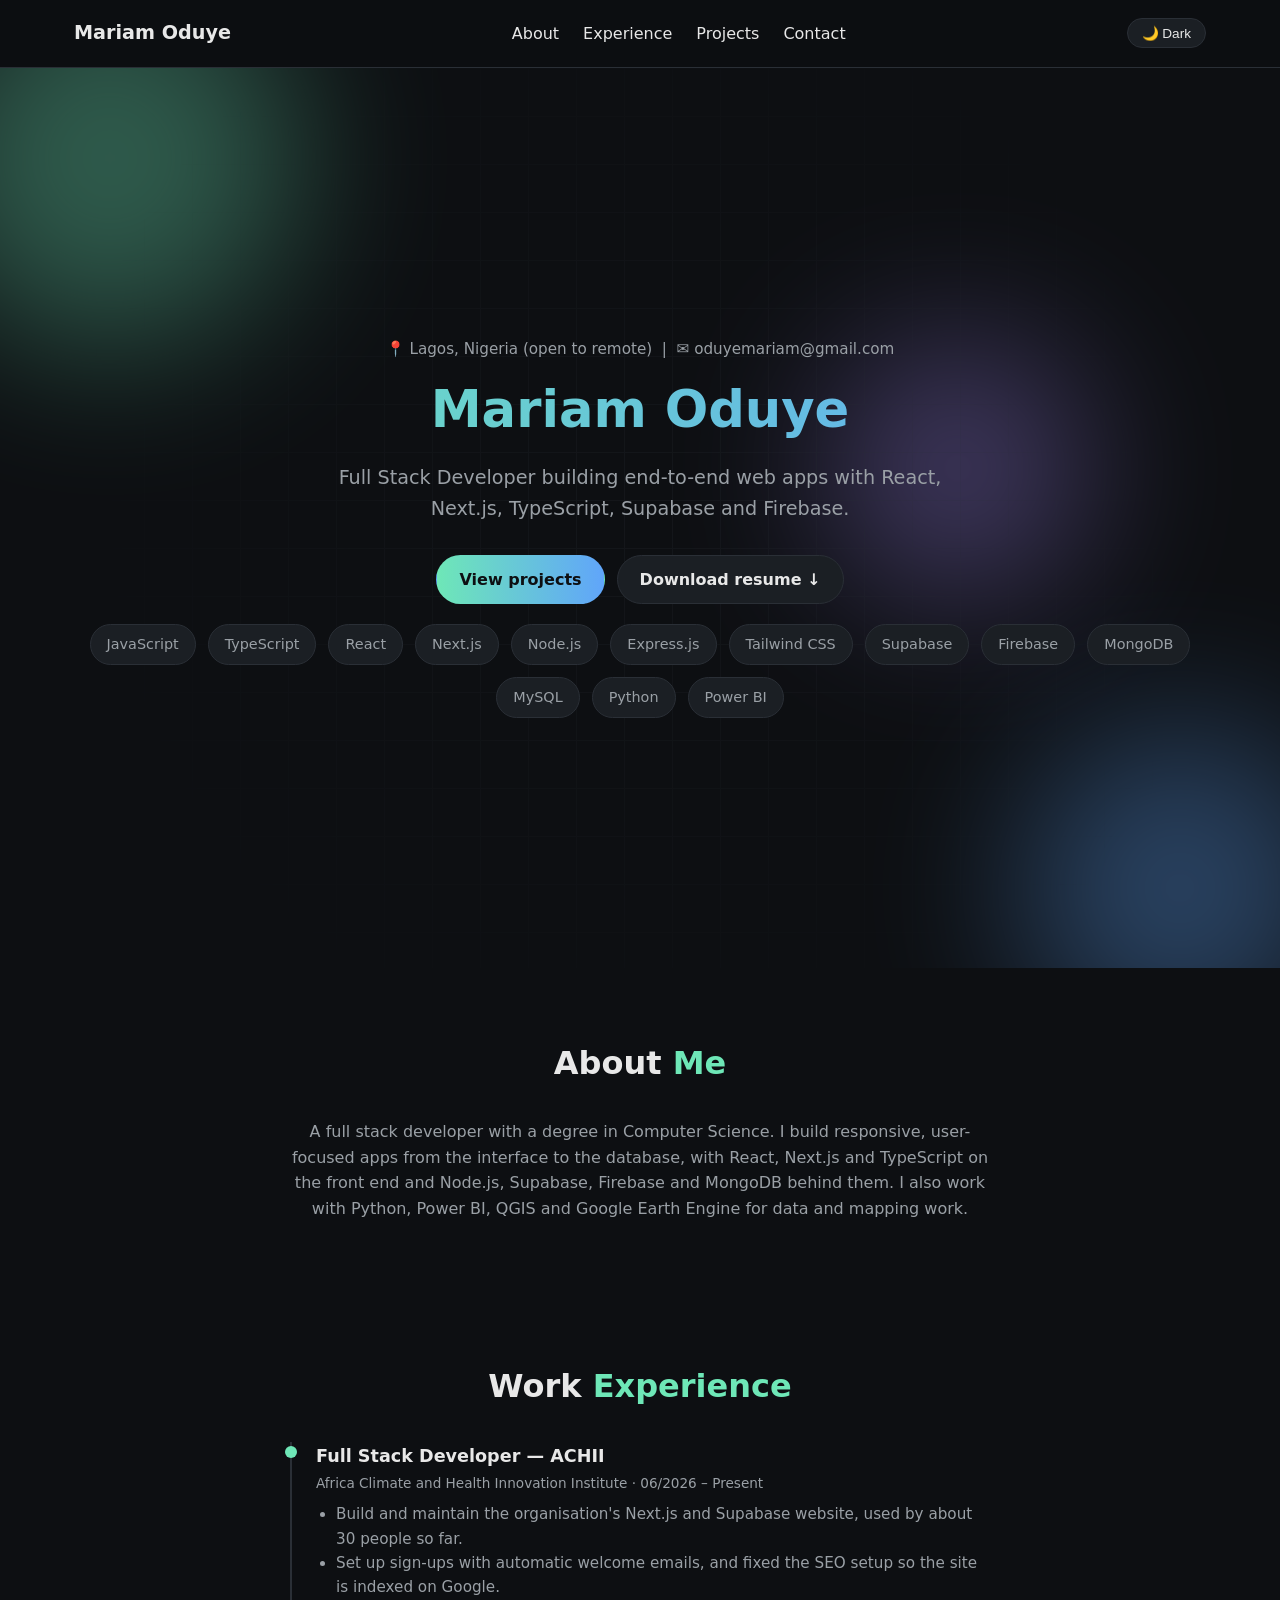
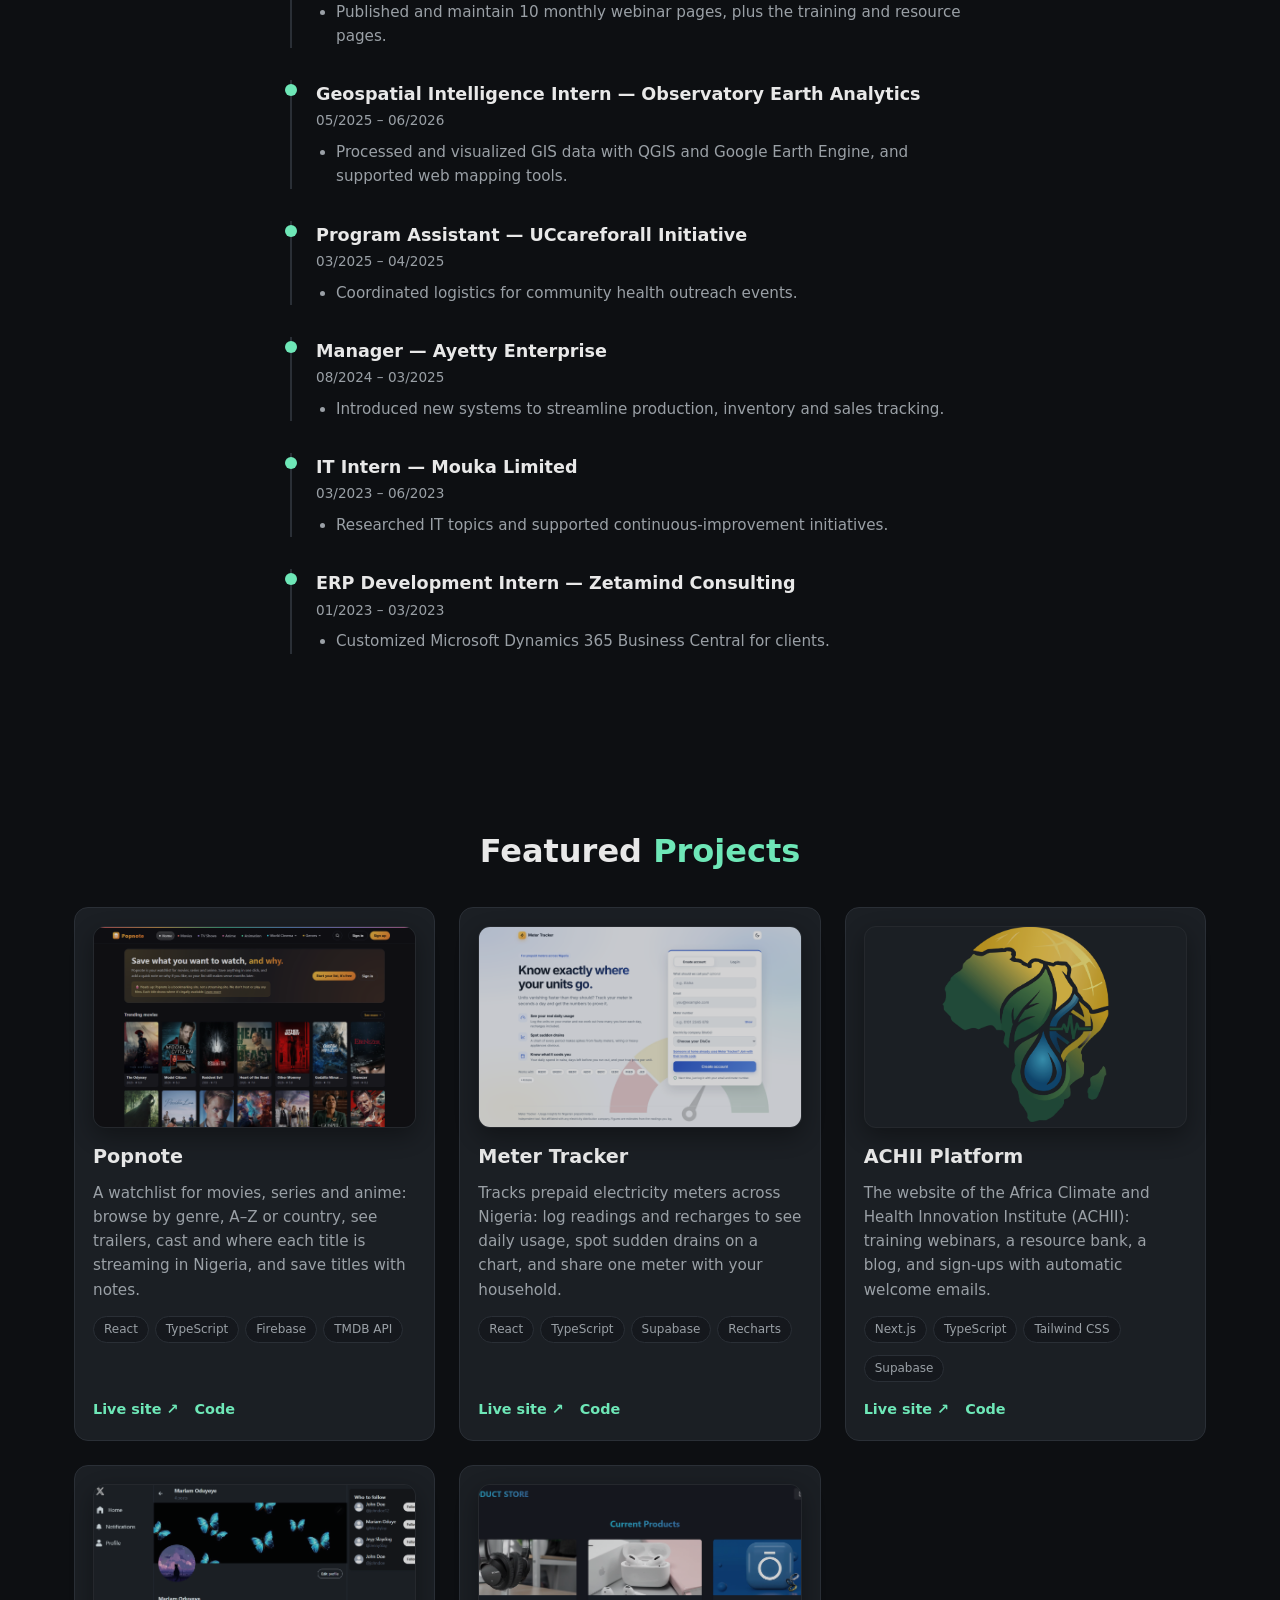
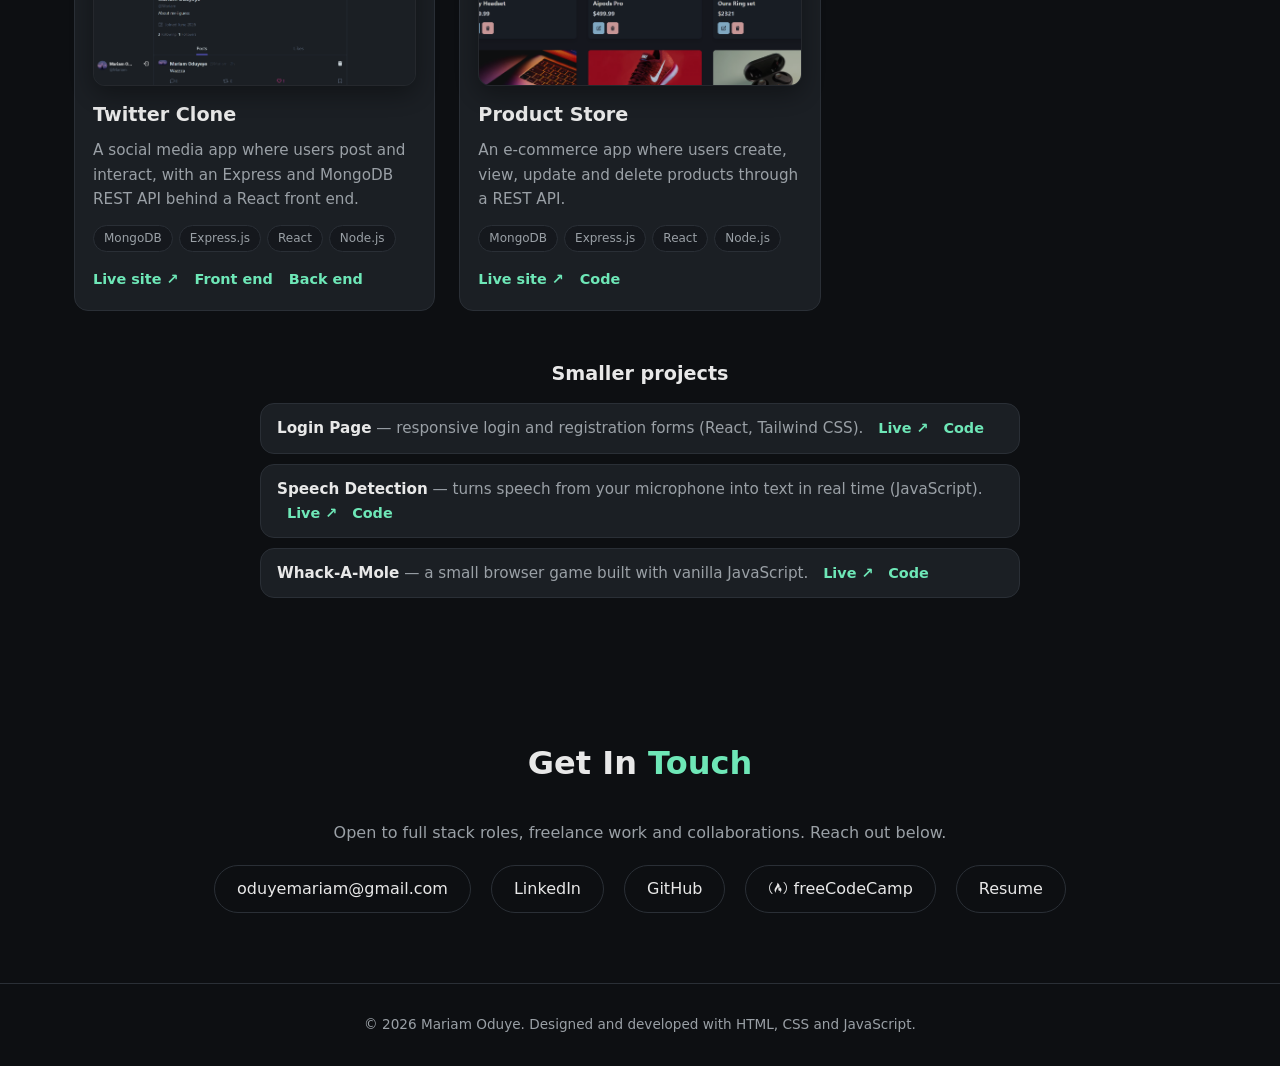
<file: index.html>
<!DOCTYPE html>
<html lang="en">
<head>
<meta charset="UTF-8" />
<meta name="viewport" content="width=device-width, initial-scale=1.0" />
<title>Mariam Oduye — Full Stack Developer</title>
<meta name="description" content="Mariam Oduye is a full stack developer in Lagos, Nigeria, building web apps with React, Next.js, TypeScript, Supabase and Firebase." />

<!-- How the link looks when shared on LinkedIn, WhatsApp, X, etc. -->
<meta property="og:type" content="website" />
<meta property="og:title" content="Mariam Oduye — Full Stack Developer" />
<meta property="og:description" content="Live projects built with React, Next.js, TypeScript, Supabase and Firebase." />
<meta property="og:url" content="https://mariam-oduye-portfolio.vercel.app/" />
<meta property="og:image" content="https://mariam-oduye-portfolio.vercel.app/img/og-preview.jpg" />
<meta name="twitter:card" content="summary_large_image" />

<link rel="stylesheet" href="style.css"/>
<link rel="stylesheet" href="https://unicons.iconscout.com/release/v4.0.8/css/line.css">
<link rel="stylesheet" href="https://cdnjs.cloudflare.com/ajax/libs/font-awesome/6.5.1/css/all.min.css"/>
</head>
<body>

<header>
  <nav>
    <div class="logo">Mariam Oduye</div>
    <ul id="nav-links">
      <li><a href="#about">About</a></li>
      <li><a href="#experience">Experience</a></li>
      <li><a href="#projects">Projects</a></li>
      <li><a href="#contact">Contact</a></li>
    </ul>
    <div class="nav-actions">
      <button id="theme-toggle">🌙 Dark</button>
      <button id="nav-toggle" class="nav-toggle" aria-label="Toggle menu" aria-expanded="false">
        <span></span><span></span><span></span>
      </button>
    </div>
  </nav>
</header>

<!-- HERO -->
<section class="hero">
  <div class="hero-bg">
    <span></span><span></span><span></span>
  </div>
  <div class="container">
    <p class="location">📍 Lagos, Nigeria (open to remote) &nbsp;|&nbsp; ✉️ oduyemariam@gmail.com</p>
    <h1>Mariam Oduye</h1>
    <p class="tagline">Full Stack Developer building end-to-end web apps with React, Next.js, TypeScript, Supabase and Firebase.</p>
    <div class="hero-actions">
      <a class="hero-btn primary" href="#projects">View projects</a>
      <a class="hero-btn" href="Oduye-Mariam-Resume.pdf" target="_blank" rel="noreferrer">Download resume ↓</a>
    </div>
    <div class="stack">
      <span>JavaScript</span>
      <span>TypeScript</span>
      <span>React</span>
      <span>Next.js</span>
      <span>Node.js</span>
      <span>Express.js</span>
      <span>Tailwind CSS</span>
      <span>Supabase</span>
      <span>Firebase</span>
      <span>MongoDB</span>
      <span>MySQL</span>
      <span>Python</span>
      <span>Power BI</span>
    </div>
  </div>
</section>

<!-- ABOUT -->
<section id="about">
  <div class="container">
    <h2>About <span>Me</span></h2>
    <p class="about-text">
      A full stack developer with a degree in Computer Science. I build responsive, user-focused
      apps from the interface to the database, with React, Next.js and TypeScript on the front end and
      Node.js, Supabase, Firebase and MongoDB behind them. I also work with Python, Power BI, QGIS
      and Google Earth Engine for data and mapping work.
    </p>
  </div>
</section>

<!-- EXPERIENCE -->
<section id="experience">
  <div class="container">
    <h2>Work <span>Experience</span></h2>
    <div class="timeline">
      <div class="timeline-item">
        <h3>Full Stack Developer — ACHII</h3>
        <p class="meta">Africa Climate and Health Innovation Institute · 06/2026 – Present</p>
        <ul>
          <li>Build and maintain the organisation's Next.js and Supabase website, used by about 30 people so far.</li>
          <li>Set up sign-ups with automatic welcome emails, and fixed the SEO setup so the site is indexed on Google.</li>
          <li>Published and maintain 10 monthly webinar pages, plus the training and resource pages.</li>
        </ul>
      </div>
      <div class="timeline-item">
        <h3>Geospatial Intelligence Intern — Observatory Earth Analytics</h3>
        <p class="meta">05/2025 – 06/2026</p>
        <ul>
          <li>Processed and visualized GIS data with QGIS and Google Earth Engine, and supported web mapping tools.</li>
        </ul>
      </div>
      <div class="timeline-item">
        <h3>Program Assistant — UCcareforall Initiative</h3>
        <p class="meta">03/2025 – 04/2025</p>
        <ul>
          <li>Coordinated logistics for community health outreach events.</li>
        </ul>
      </div>
      <div class="timeline-item">
        <h3>Manager — Ayetty Enterprise</h3>
        <p class="meta">08/2024 – 03/2025</p>
        <ul>
          <li>Introduced new systems to streamline production, inventory and sales tracking.</li>
        </ul>
      </div>
      <div class="timeline-item">
        <h3>IT Intern — Mouka Limited</h3>
        <p class="meta">03/2023 – 06/2023</p>
        <ul>
          <li>Researched IT topics and supported continuous-improvement initiatives.</li>
        </ul>
      </div>
      <div class="timeline-item">
        <h3>ERP Development Intern — Zetamind Consulting</h3>
        <p class="meta">01/2023 – 03/2023</p>
        <ul>
          <li>Customized Microsoft Dynamics 365 Business Central for clients.</li>
        </ul>
      </div>
    </div>
  </div>
</section>

<!-- PROJECTS -->
<section id="projects">
  <div class="container">
    <h2>Featured <span>Projects</span></h2>

    <div class="projects-grid">

      <div class="project-card" data-category="fullstack">
        <img class="images" src="img/popnote.png" alt="Popnote home page showing trending movies" />
        <h3>Popnote</h3>
        <p>A watchlist for movies, series and anime: browse by genre, A–Z or country, see trailers, cast and where each title is streaming in Nigeria, and save titles with notes.</p>
        <div class="tags"><span>React</span><span>TypeScript</span><span>Firebase</span><span>TMDB API</span></div>
        <div class="project-links">
          <a href="https://pop-note.vercel.app/" target="_blank" rel="noreferrer">Live site ↗</a>
          <a href="https://github.com/Maemary/PopNote" target="_blank" rel="noreferrer"><i class="uil uil-github"></i> Code</a>
        </div>
      </div>

      <div class="project-card" data-category="fullstack">
        <img class="images" src="img/meter-tracker.png" alt="Meter Tracker sign-up page" />
        <h3>Meter Tracker</h3>
        <p>Tracks prepaid electricity meters across Nigeria: log readings and recharges to see daily usage, spot sudden drains on a chart, and share one meter with your household.</p>
        <div class="tags"><span>React</span><span>TypeScript</span><span>Supabase</span><span>Recharts</span></div>
        <div class="project-links">
          <a href="https://meter-tracker-rosy.vercel.app/" target="_blank" rel="noreferrer">Live site ↗</a>
          <a href="https://github.com/Maemary/Meter-Tracker" target="_blank" rel="noreferrer"><i class="uil uil-github"></i> Code</a>
        </div>
      </div>

      <div class="project-card" data-category="fullstack">
        <img class="images" src="img/achii.png" alt="ACHII website" />
        <h3>ACHII Platform</h3>
        <p>The website of the Africa Climate and Health Innovation Institute (ACHII): training webinars, a resource bank, a blog, and sign-ups with automatic welcome emails.</p>
        <div class="tags"><span>Next.js</span><span>TypeScript</span><span>Tailwind CSS</span><span>Supabase</span></div>
        <div class="project-links">
          <a href="https://achii.co" target="_blank" rel="noreferrer">Live site ↗</a>
          <a href="https://github.com/Maemary/ACHII" target="_blank" rel="noreferrer"><i class="uil uil-github"></i> Code</a>
        </div>
      </div>

      <div class="project-card" data-category="fullstack">
        <img class="images" src="img/twitter.png" alt="Twitter clone feed" />
        <h3>Twitter Clone</h3>
        <p>A social media app where users post and interact, with an Express and MongoDB REST API behind a React front end.</p>
        <div class="tags"><span>MongoDB</span><span>Express.js</span><span>React</span><span>Node.js</span></div>
        <div class="project-links">
          <a href="https://twitter-clone-frontend-alpha-six.vercel.app/" target="_blank" rel="noreferrer">Live site ↗</a>
          <a href="https://github.com/Maemary/Twitter-Clone-frontend-" target="_blank" rel="noreferrer"><i class="uil uil-github"></i> Front end</a>
          <a href="https://github.com/Maemary/Twitter-Clone-backend" target="_blank" rel="noreferrer"><i class="uil uil-github"></i> Back end</a>
        </div>
      </div>

      <div class="project-card" data-category="fullstack">
        <img class="images" src="img/store.png" alt="Product store page" />
        <h3>Product Store</h3>
        <p>An e-commerce app where users create, view, update and delete products through a REST API.</p>
        <div class="tags"><span>MongoDB</span><span>Express.js</span><span>React</span><span>Node.js</span></div>
        <div class="project-links">
          <a href="https://product-store-wa7o.onrender.com/" target="_blank" rel="noreferrer">Live site ↗</a>
          <a href="https://github.com/Maemary/Product-Store" target="_blank" rel="noreferrer"><i class="uil uil-github"></i> Code</a>
        </div>
      </div>

    </div>

    <h3 class="small-heading">Smaller projects</h3>
    <ul class="small-projects">
      <li>
        <strong>Login Page</strong> — responsive login and registration forms (React, Tailwind CSS).
        <a href="https://laswwa-wmdmc.vercel.app/login" target="_blank" rel="noreferrer">Live ↗</a>
        <a href="https://github.com/Maemary/Login" target="_blank" rel="noreferrer">Code</a>
      </li>
      <li>
        <strong>Speech Detection</strong> — turns speech from your microphone into text in real time (JavaScript).
        <a href="https://maemary.github.io/Speech-Detection/" target="_blank" rel="noreferrer">Live ↗</a>
        <a href="https://github.com/Maemary/Speech-Detection" target="_blank" rel="noreferrer">Code</a>
      </li>
      <li>
        <strong>Whack-A-Mole</strong> — a small browser game built with vanilla JavaScript.
        <a href="https://maemary.github.io/Whack-A-Mole/" target="_blank" rel="noreferrer">Live ↗</a>
        <a href="https://github.com/Maemary/Whack-A-Mole" target="_blank" rel="noreferrer">Code</a>
      </li>
    </ul>
  </div>
</section>

<!-- CONTACT -->
<section id="contact" class="contact">
  <div class="container">
    <h2>Get In <span>Touch</span></h2>
    <p class="about-text">Open to full stack roles, freelance work and collaborations. Reach out below.</p>
    <div class="links">
      <a href="mailto:oduyemariam@gmail.com"><i class="uil uil-envelope-edit contact-card-icon"></i>  oduyemariam@gmail.com</a>
      <a href="https://www.linkedin.com/in/mariam-oduye-830911239/" target="_blank" rel="noreferrer"><i class="uil uil-linkedin"></i>  LinkedIn</a>
      <a href="https://github.com/Maemary" target="_blank" rel="noreferrer"><i class="uil uil-github"></i>  GitHub</a>
      <a href="https://www.freecodecamp.org/maemary12" target="_blank" rel="noreferrer"><i class="fab fa-free-code-camp fa-fw"></i>  freeCodeCamp</a>
      <a href="Oduye-Mariam-Resume.pdf" target="_blank" rel="noreferrer"><i class="uil uil-file-download"></i>  Resume</a>
    </div>
  </div>
</section>

<footer>
 © 2026 Mariam Oduye. Designed and developed with HTML, CSS and JavaScript.
</footer>

<script src="script.js"></script>
</body>
</html>
</file>
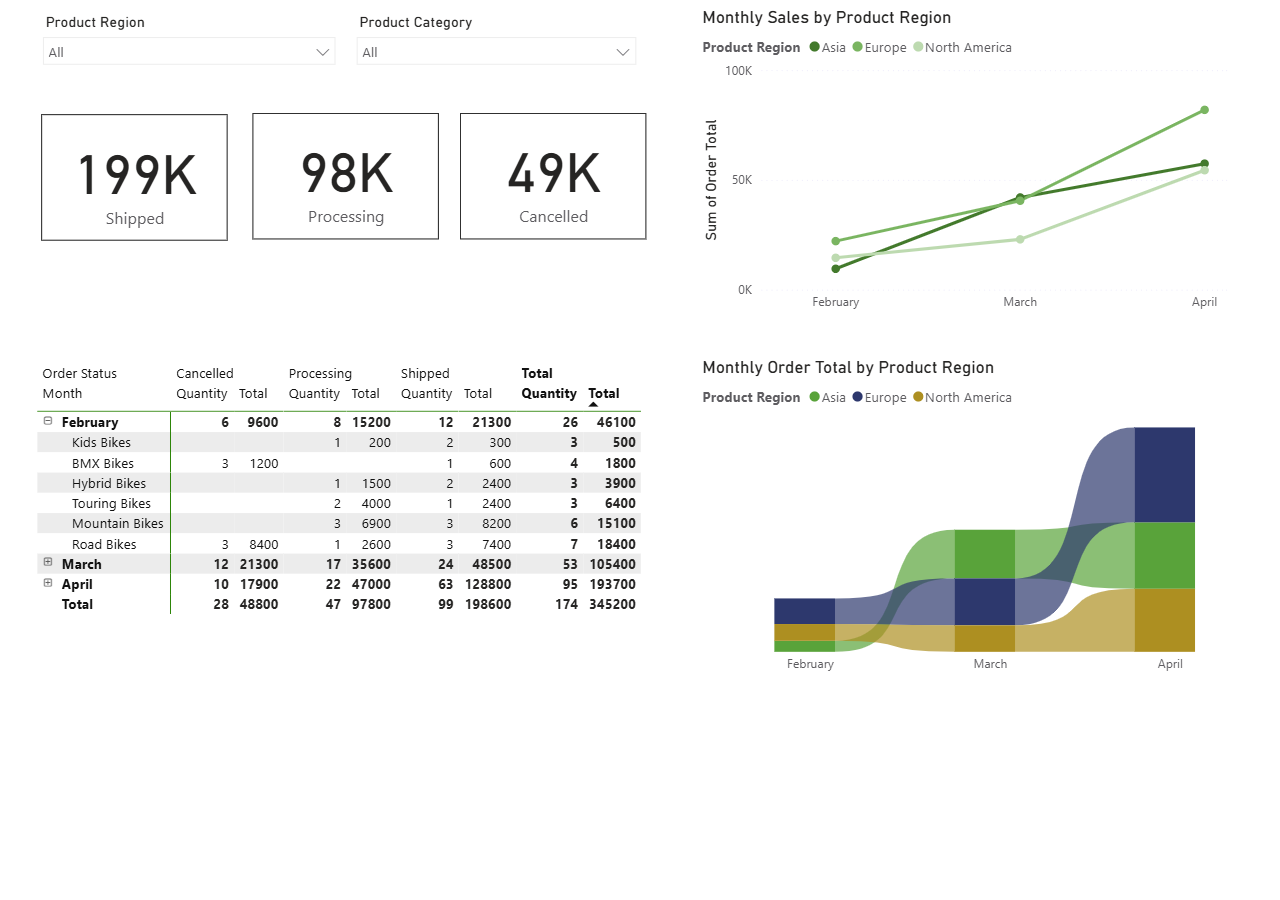
<file: data.html>
<html lang="en">
<head>
    <meta charset="UTF-8">
    <meta name="viewport" content="width=device-width, initial-scale=1.0">
    <title>Adventure Works Sales Analysis — Mariam Oduye</title>
</head>
<body>
    <img src="img/Screenshot 2026-06-13 232346.png" alt="Adventure Works sales analysis" style="max-width:100%"/>
</body>
</html>
</file>
<file: style.css>
:root{
    --bg:#0d0f12;
    --bg-soft:#15181d;
    --text:#e8e8e8;
    --muted:#9aa0a6;
    --accent:#6ee7b7;
    --accent2:#60a5fa;
    --card:#1b1f24;
    --border:#2a2f36;
    --radius:14px;
    --maxw:1180px;
  }
  *{margin:0;padding:0;box-sizing:border-box;}
  html{scroll-behavior:smooth;}
  body{
    background:var(--bg);
    color:var(--text);
    font-family:'Segoe UI',system-ui,sans-serif;
    line-height:1.6;
  }
  a{color:var(--accent);text-decoration:none;}
  a:hover{text-decoration:underline;}
  .container{max-width:var(--maxw);margin:0 auto;padding:0 24px;}
 
  /* NAV */
  header{
    position:sticky;top:0;background:rgba(13,15,18,0.85);
    backdrop-filter:blur(8px);border-bottom:1px solid var(--border);
    z-index:100;
  }
  nav{display:flex;justify-content:space-between;align-items:center;padding:18px 24px;max-width:var(--maxw);margin:0 auto;position:relative;}
  nav .logo{font-weight:700;font-size:1.2rem;}
  nav ul{display:flex;gap:24px;list-style:none;}
  nav ul a{color:var(--text);font-weight:500;}
  nav .nav-actions{display:flex;align-items:center;gap:14px;}

  /* THEME TOGGLE */
  #theme-toggle{
    background:var(--card);border:1px solid var(--border);color:var(--text);
    padding:6px 14px;border-radius:30px;cursor:pointer;font-size:.85rem;
  }

  /* HAMBURGER (hidden on desktop) */
  .nav-toggle{
    display:none;flex-direction:column;justify-content:center;gap:5px;
    width:32px;height:32px;background:transparent;border:none;cursor:pointer;padding:0;
  }
  .nav-toggle span{
    display:block;width:100%;height:2px;background:var(--text);border-radius:2px;
    transition:transform .25s, opacity .25s;
  }
  .nav-toggle[aria-expanded="true"] span:nth-child(1){transform:translateY(7px) rotate(45deg);}
  .nav-toggle[aria-expanded="true"] span:nth-child(2){opacity:0;}
  .nav-toggle[aria-expanded="true"] span:nth-child(3){transform:translateY(-7px) rotate(-45deg);}
  body.light{
    --bg:#f5f6f8; --bg-soft:#ffffff; --text:#1a1d21; --muted:#5a6068;
    --card:#ffffff; --border:#e1e4e8;
  }
 
  /* HERO */
  .hero{
    padding:100px 24px 80px;text-align:center;
    position:relative;overflow:hidden;
    min-height:100vh;display:flex;flex-direction:column;justify-content:center;
  }
  .hero-bg{
    position:absolute;inset:0;z-index:0;overflow:hidden;
  }
  .hero-bg span{
    position:absolute;border-radius:50%;filter:blur(80px);opacity:.35;
  }
  .hero-bg span:nth-child(1){
    width:380px;height:380px;background:var(--accent);
    top:-100px;left:-80px;animation:float1 18s ease-in-out infinite;
  }
  .hero-bg span:nth-child(2){
    width:320px;height:320px;background:var(--accent2);
    bottom:-80px;right:-60px;animation:float2 22s ease-in-out infinite;
  }
  .hero-bg span:nth-child(3){
    width:260px;height:260px;background:#a78bfa;
    top:30%;right:15%;animation:float3 26s ease-in-out infinite;
  }
  .hero-bg::after{
    content:'';position:absolute;inset:0;
    background-image:
      linear-gradient(var(--border) 1px, transparent 1px),
      linear-gradient(90deg, var(--border) 1px, transparent 1px);
    background-size:48px 48px;
    opacity:.25;
    mask-image:radial-gradient(circle at center, rgba(0,0,0,1) 0%, transparent 75%);
  }
  @keyframes float1{
    0%,100%{transform:translate(0,0);}
    50%{transform:translate(60px,80px);}
  }
  @keyframes float2{
    0%,100%{transform:translate(0,0);}
    50%{transform:translate(-70px,-50px);}
  }
  @keyframes float3{
    0%,100%{transform:translate(0,0) scale(1);}
    50%{transform:translate(-40px,60px) scale(1.15);}
  }
  .hero > .container{position:relative;z-index:1;}
 
  .hero p.location{
    color:var(--muted);font-size:.95rem;margin-bottom:8px;
    opacity:0;animation:fadeUp .6s ease-out .1s forwards;
  }
  .hero h1{
    font-size:3.2rem;font-weight:800;margin-bottom:12px;
    background:linear-gradient(90deg,var(--accent),var(--accent2),var(--accent));
    background-size:200% auto;
    -webkit-background-clip:text;background-clip:text;color:transparent;
    opacity:0;animation:fadeUp .6s ease-out .25s forwards, shine 5s linear 1s infinite;
  }
  .hero .tagline{
    font-size:1.2rem;color:var(--muted);max-width:620px;margin:0 auto 30px;
    opacity:0;animation:fadeUp .6s ease-out .4s forwards;
  }
  .stack{
    display:flex;flex-wrap:wrap;gap:12px;justify-content:center;margin-top:20px;
    opacity:0;animation:fadeUp .6s ease-out .55s forwards;
  }
  .stack span{
    background:var(--card);border:1px solid var(--border);
    padding:8px 16px;border-radius:30px;font-size:.9rem;color:var(--muted);
    transition:transform .2s, border-color .2s, color .2s;
  }
  .stack span:hover{
    transform:translateY(-4px);
    border-color:var(--accent);color:var(--accent);
  }
 
  @keyframes fadeUp{
    from{opacity:0;transform:translateY(16px);}
    to{opacity:1;transform:translateY(0);}
  }
  @keyframes shine{
    to{background-position:200% center;}
  }
 
  /* SECTIONS */
  section{padding:70px 0;}
  section h2{font-size:2rem;margin-bottom:30px;text-align:center;}
  section h2 span{color:var(--accent);}
 
  /* ABOUT */
  .about-text{max-width:700px;margin:0 auto;text-align:center;color:var(--muted);}
 
  /* FILTER BUTTONS */
  .filters{
    display:flex;gap:10px;justify-content:center;flex-wrap:wrap;margin-bottom:30px;
  }
  .filters button{
    background:var(--card);border:1px solid var(--border);color:var(--muted);
    padding:8px 18px;border-radius:30px;cursor:pointer;font-size:.9rem;transition:.2s;
  }
  .filters button.active, .filters button:hover{
    border-color:var(--accent);color:var(--accent);
  }
 
  /* PROJECTS */
  .projects-grid{display:grid;grid-template-columns:repeat(auto-fill,minmax(300px,1fr));gap:24px;}
  .project-card{
    background:var(--card);border:1px solid var(--border);border-radius:var(--radius);
    padding:18px;transition:transform .25s,border-color .25s;
    display:flex;flex-direction:column;
  }
  .project-card .images{margin-bottom:14px;}
  .project-card .tags{margin-bottom:10px;}
  .project-link{
    margin-top:auto;align-self:flex-start;
    font-weight:600;font-size:.9rem;
  }
  .project-card:hover{transform:translateY(-6px);border-color:var(--accent);}
  .project-card h3{margin-bottom:8px;font-size:1.2rem;}
  .project-card p{color:var(--muted);font-size:.95rem;margin-bottom:14px;}
  .project-card .tags{display:flex;flex-wrap:wrap;gap:6px;}
  .project-card .tags span{
    font-size:.75rem;background:var(--bg-soft);border:1px solid var(--border);
    padding:3px 10px;border-radius:20px;color:var(--muted);margin-bottom:6px;
  }
  .project-card.hidden{display:none;}
 
  /* DATA / CHART SECTION */
  .chart-grid{display:grid;grid-template-columns:repeat(auto-fit,minmax(320px,1fr));gap:24px;}

  .chart-card{
    background:var(--card);border:1px solid var(--border);border-radius:var(--radius);
    padding:18px;width:100%;
  }
  .chart-card h3{margin-bottom:6px;}
  .chart-card img, .images{
  display: block;
  width: 100%;
  height: auto;
  aspect-ratio: 16 / 10;  /* every card image is the same shape */
  object-fit: cover;    /* cover, contain, fill - how it fits its box */
  object-position: top;   /* show the top of each screenshot */
  border-radius: 12px;  /* rounded corners */
  border: 1px solid var(--border);
  box-shadow: 0 8px 24px rgba(0,0,0,0.4);
  filter: grayscale(20%) brightness(0.9); /* effects */
  opacity: 0.9;
  transition: transform 0.3s, filter 0.3s; /* for hover effects */
  }
  .chart-card p{color:var(--muted);font-size:.9rem;margin-bottom:12px;}
 
  /* EXPERIENCE */
  .timeline{max-width:700px;margin:0 auto;}
  .timeline-item{border-left:2px solid var(--border);padding-left:24px;margin-bottom:32px;position:relative;}
  .timeline-item::before{
    content:'';position:absolute;left:-7px;top:4px;
    width:12px;height:12px;border-radius:50%;background:var(--accent);
  }
  .timeline-item h3{font-size:1.1rem;}
  .timeline-item .meta{color:var(--muted);font-size:.85rem;margin-bottom:8px;}
  .timeline-item ul{padding-left:20px;color:var(--muted);font-size:.95rem;}
 
  /* CONTACT */
  .contact{text-align:center;}
  .contact .links{display:flex;gap:20px;justify-content:center;margin-top:20px;flex-wrap:wrap;}
  .contact .links a{border:1px solid var(--border);padding:10px 22px;border-radius:30px;color:var(--text);}
  .contact .links a:hover{border-color:var(--accent);color:var(--accent);text-decoration:none;}
 
  footer{text-align:center;padding:30px 0;color:var(--muted);font-size:.85rem;border-top:1px solid var(--border);}
 
  @media(max-width:700px){
    .hero h1{font-size:2.2rem;}

    .nav-toggle{display:flex;}

    nav ul{
      display:flex;flex-direction:column;gap:0;
      position:absolute;top:100%;left:0;right:0;
      background:var(--bg-soft);border-bottom:1px solid var(--border);
      max-height:0;overflow:hidden;opacity:0;
      transition:max-height .3s ease, opacity .25s ease;
    }
    nav ul#nav-links.open{
      max-height:320px;opacity:1;
    }
    nav ul li{width:100%;}
    nav ul a{
      display:block;padding:14px 24px;border-top:1px solid var(--border);
      font-size:1rem;
    }

    /* PROJECTS: one readable card per row on phones */
    .projects-grid{grid-template-columns:1fr;gap:16px;}
    .project-card{padding:14px;}

    /* DATA: one chart per row on phones */
    .chart-grid{grid-template-columns:1fr;gap:16px;}
    .chart-card{padding:14px;}
    .hero{min-height:auto;padding:90px 20px 60px;}
  }
/* HERO BUTTONS */
.hero-actions{
  display:flex;gap:12px;justify-content:center;flex-wrap:wrap;margin-bottom:8px;
  opacity:0;animation:fadeUp .6s ease-out .5s forwards;
}
.hero-btn{
  padding:11px 22px;border-radius:30px;font-weight:600;
  border:1px solid var(--border);color:var(--text);background:var(--card);
}
.hero-btn.primary{
  background:linear-gradient(90deg,var(--accent),var(--accent2));
  color:#0d0f12;border-color:transparent;
}
.hero-btn:hover{text-decoration:none;transform:translateY(-2px);}

/* PROJECT LINKS (live site + code) */
.project-links{
  margin-top:auto;display:flex;flex-wrap:wrap;gap:8px 16px;
  font-weight:600;font-size:.9rem;
}

/* SMALLER PROJECTS */
.small-heading{text-align:center;margin:48px 0 14px;font-size:1.2rem;}
.small-projects{
  list-style:none;max-width:760px;margin:0 auto;display:grid;gap:10px;
}
.small-projects li{
  background:var(--card);border:1px solid var(--border);border-radius:var(--radius);
  padding:12px 16px;color:var(--muted);font-size:.95rem;
}
.small-projects strong{color:var(--text);}
.small-projects a{margin-left:10px;font-weight:600;font-size:.9rem;}

/* DATA INTRO */
.section-intro{margin-bottom:28px;}

/* EXPERIENCE: a little more breathing room */
.timeline-item h3{margin-bottom:2px;}
.timeline-item ul{margin-top:4px;}
</file>
